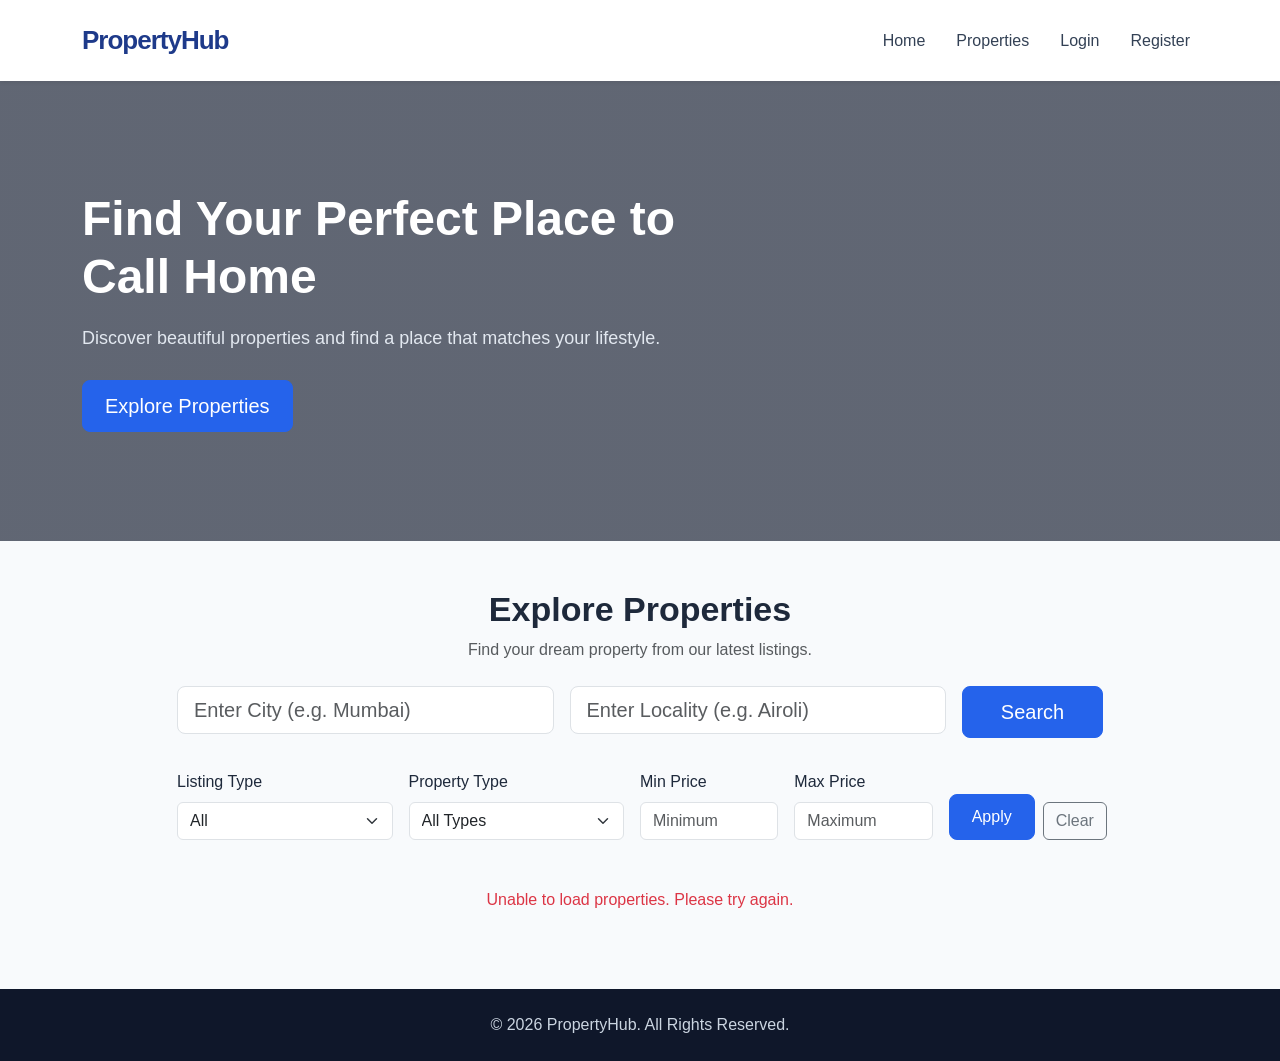
<file: propertyportal/src/main/resources/static/index.html>
<!DOCTYPE html>
<html lang="en">

<head>
    <meta charset="UTF-8">
    <meta name="viewport" content="width=device-width, initial-scale=1.0">

    <title>PropertyHub | Find Your Dream Home</title>

    <!-- Bootstrap CSS -->
    <link href="https://cdn.jsdelivr.net/npm/bootstrap@5.3.3/dist/css/bootstrap.min.css"
          rel="stylesheet">


    <link rel="stylesheet"
          href="https://cdn.jsdelivr.net/npm/bootstrap-icons@1.11.3/font/bootstrap-icons.min.css">
    <!-- Custom CSS -->
    <link rel="stylesheet" href="css/style.css">
</head>

<body>

<!-- Navigation Bar -->
<nav class="navbar navbar-expand-lg navbar-light bg-white shadow-sm">
    <div class="container">

        <a class="navbar-brand fw-bold" href="/">
            PropertyHub
        </a>

        <button class="navbar-toggler" type="button"
                data-bs-toggle="collapse"
                data-bs-target="#navbarMenu">

            <span class="navbar-toggler-icon"></span>

        </button>

        <div class="collapse navbar-collapse" id="navbarMenu">

            <ul class="navbar-nav ms-auto align-items-lg-center">

                <li class="nav-item">
                    <a class="nav-link" href="/">Home</a>
                </li>

                <li class="nav-item">
                    <a class="nav-link" href="#properties">Properties</a>
                </li>

                <!-- Visible when user is logged out -->
                <li class="nav-item" id="loginNav">
                    <a class="nav-link" href="login.html">Login</a>
                </li>

                <li class="nav-item" id="registerNav">
                    <a class="nav-link" href="register.html">Register</a>
                </li>

                <!-- Visible when user is logged in -->
                <li class="nav-item dropdown" id="userNav"
                    style="display: none;">

                    <a class="nav-link dropdown-toggle fw-semibold"
                       href="#"
                       id="userDropdown"
                       role="button"
                       data-bs-toggle="dropdown"
                       aria-expanded="false">

                        Welcome, <span id="navbarUserName">User</span>

                    </a>

                    <ul class="dropdown-menu dropdown-menu-end">

                        <li>
                            <span class="dropdown-item-text"
                                  id="navbarUserEmail">
                                user@example.com
                            </span>
                        </li>

                        <li><hr class="dropdown-divider"></li>

                        <li>
                            <a class="dropdown-item" href="my-account.html">
                                My Account
                            </a>
                        </li>

                        <li>
                            <button class="dropdown-item text-danger"
                                    id="logoutButton">
                                Logout
                            </button>
                        </li>

                    </ul>

                </li>



            </ul>

        </div>
    </div>
</nav>

<!-- Hero Section -->
<section class="hero-section">

    <div class="container">

        <div class="hero-content">

            <h1>Find Your Perfect Place to Call Home</h1>

            <p>
                Discover beautiful properties and find a place
                that matches your lifestyle.
            </p>

            <a href="#properties" class="btn btn-primary btn-lg">
                Explore Properties
            </a>

        </div>

    </div>

</section>

<!-- Property Section -->
<section class="container my-5" id="properties">

    <div class="text-center mb-4">

        <h2>Explore Properties</h2>

        <p class="text-muted">
            Find your dream property from our latest listings.
        </p>

    </div>

    <!-- Property Search Bar -->
    <div class="row justify-content-center mb-5">

        <div class="col-lg-10">

            <form id="propertySearchForm" class="row g-3">

                <div class="col-md-5">
                    <input
                            type="text"
                            id="citySearch"
                            class="form-control form-control-lg"
                            placeholder="Enter City (e.g. Mumbai)">
                </div>

                <div class="col-md-5">
                    <input
                            type="text"
                            id="localitySearch"
                            class="form-control form-control-lg"
                            placeholder="Enter Locality (e.g. Airoli)">
                </div>

                <div class="col-md-2 d-grid">
                    <button
                            type="submit"
                            class="btn btn-primary btn-lg">
                        Search
                    </button>
                </div>

                <!-- Property Filters -->
                <div class="row g-3 mt-3" id="propertyFilters">

                    <div class="col-md-3">
                        <label for="listingTypeFilter" class="form-label">
                            Listing Type
                        </label>

                        <select id="listingTypeFilter" class="form-select">
                            <option value="">All</option>
                            <option value="SALE">Sale</option>
                            <option value="RENT">Rent</option>
                        </select>
                    </div>

                    <div class="col-md-3">
                        <label for="propertyTypeFilter" class="form-label">
                            Property Type
                        </label>

                        <select id="propertyTypeFilter" class="form-select">
                            <option value="">All Types</option>
                            <option value="FLAT">Flat</option>
                            <option value="HOUSE">House</option>
                            <option value="VILLA">Villa</option>
                            <option value="PLOT">Plot</option>
                        </select>
                    </div>

                    <div class="col-md-2">
                        <label for="minPriceFilter" class="form-label">
                            Min Price
                        </label>

                        <input
                                type="number"
                                id="minPriceFilter"
                                class="form-control"
                                placeholder="Minimum">
                    </div>

                    <div class="col-md-2">
                        <label for="maxPriceFilter" class="form-label">
                            Max Price
                        </label>

                        <input
                                type="number"
                                id="maxPriceFilter"
                                class="form-control"
                                placeholder="Maximum">
                    </div>

                    <div class="col-md-2 d-flex align-items-end gap-2">
                        <button
                                type="button"
                                id="applyFilters"
                                class="btn btn-primary">
                            Apply
                        </button>

                        <button
                                type="button"
                                id="clearFilters"
                                class="btn btn-outline-secondary">
                            Clear
                        </button>
                    </div>

                </div>

            </form>

        </div>

    </div>

    <!-- Property Cards -->
    <div id="propertyList" class="row g-4">

        <!-- Properties will load here from backend -->

    </div>

</section>

<!-- Footer -->
<footer class="text-center py-4">

    <p class="mb-0">
        © 2026 PropertyHub. All Rights Reserved.
    </p>

</footer>

<!-- Bootstrap JavaScript -->
<script src="https://cdn.jsdelivr.net/npm/bootstrap@5.3.3/dist/js/bootstrap.bundle.min.js">
</script>

<!-- Custom JavaScript -->
<script src="js/app.js"></script>

<!-- Property Details Modal -->
<div class="modal fade" id="propertyDetailsModal" tabindex="-1"
     aria-labelledby="propertyDetailsTitle" aria-hidden="true">

    <div class="modal-dialog modal-lg modal-dialog-centered">
        <div class="modal-content">

            <div class="modal-header">
                <h5 class="modal-title" id="propertyDetailsTitle">
                    Property Details
                </h5>

                <button type="button" class="btn-close"
                        data-bs-dismiss="modal"
                        aria-label="Close"></button>
            </div>

            <div class="modal-body" id="propertyDetailsContent">
                <!-- Property details will appear here -->
            </div>

        </div>
    </div>
</div>

<!-- Authentication Navbar JavaScript -->
<script src="js/auth-navbar.js"></script>

</body>

</html>
</file>
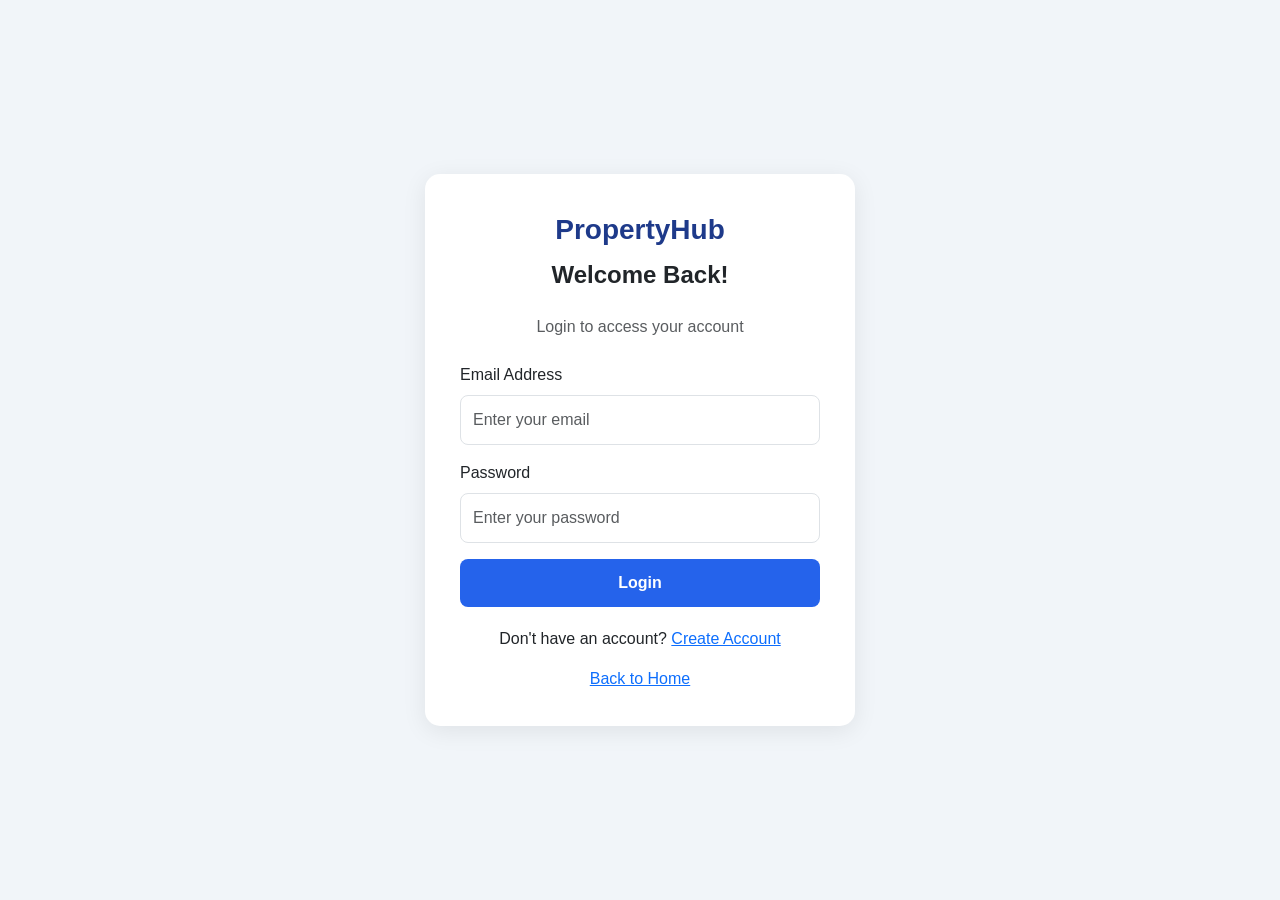
<file: propertyportal/src/main/resources/static/add-property.html>
<!DOCTYPE html>
<html lang="en">

<head>
  <meta charset="UTF-8">
  <meta name="viewport" content="width=device-width, initial-scale=1.0">

  <title>Add Property | PropertyHub</title>

  <link href="https://cdn.jsdelivr.net/npm/bootstrap@5.3.3/dist/css/bootstrap.min.css"
        rel="stylesheet">

  <style>
    body {
        background: #f1f5f9;
        font-family: 'Segoe UI', Arial, sans-serif;
    }

    .navbar-brand {
        color: #1e3a8a;
        font-size: 25px;
        font-weight: 700;
    }

    .form-container {
        max-width: 850px;
        margin: 40px auto;
        background: white;
        padding: 35px;
        border-radius: 12px;
        box-shadow: 0 3px 15px rgba(0,0,0,0.06);
    }

    .form-title {
        color: #1e3a8a;
        font-weight: 700;
    }

    .form-label {
        font-weight: 600;
    }

    #imagePreview {
        display: none;
        width: 220px;
        height: 160px;
        object-fit: cover;
        border-radius: 8px;
        border: 1px solid #ddd;
    }
  </style>
</head>

<body>

<nav class="navbar bg-white shadow-sm">
  <div class="container">
    <a class="navbar-brand" href="index.html">PropertyHub</a>

    <a href="seller-dashboard.html"
       class="btn btn-outline-primary btn-sm">
      Back to Dashboard
    </a>
  </div>
</nav>

<div class="container">

  <div class="form-container">

    <h2 class="form-title mb-2">Add New Property</h2>

    <p class="text-muted mb-4">
      Enter your property details and upload a property photo.
    </p>

    <form id="propertyForm">

      <!-- Property Title -->
      <div class="mb-3">
        <label class="form-label">Property Title</label>
        <input type="text"
               class="form-control"
               id="title"
               placeholder="Example: 2 BHK Luxury Flat"
               required>
      </div>

      <!-- Description -->
      <div class="mb-3">
        <label class="form-label">Description</label>
        <textarea class="form-control"
                  id="description"
                  rows="4"
                  placeholder="Describe your property..."
                  required></textarea>
      </div>

      <!-- City and Locality -->
      <div class="row">

        <div class="col-md-6 mb-3">
          <label class="form-label">City</label>
          <input type="text"
                 class="form-control"
                 id="city"
                 placeholder="Enter city"
                 required>
        </div>

        <div class="col-md-6 mb-3">
          <label class="form-label">Locality</label>
          <input type="text"
                 class="form-control"
                 id="locality"
                 placeholder="Enter locality"
                 required>
        </div>

      </div>

      <!-- Property Type and Listing Type -->
      <div class="row">

        <div class="col-md-6 mb-3">
          <label class="form-label">Property Type</label>

          <select class="form-select"
                  id="propertyType"
                  required>

            <option value="">Select Property Type</option>
            <option value="FLAT">Flat</option>
            <option value="HOUSE">House</option>
            <option value="VILLA">Villa</option>
            <option value="PLOT">Plot</option>
            <option value="COMMERCIAL">Commercial</option>

          </select>
        </div>

        <div class="col-md-6 mb-3">
          <label class="form-label">Listing Type</label>

          <select class="form-select"
                  id="listingType"
                  required>

            <option value="">Select Listing Type</option>
            <option value="SALE">For Sale</option>
            <option value="RENT">For Rent</option>

          </select>
        </div>

      </div>

      <!-- Price -->
      <div class="mb-3">
        <label class="form-label">Price (₹)</label>

        <input type="number"
               class="form-control"
               id="price"
               min="1"
               step="0.01"
               placeholder="Enter property price"
               required>
      </div>

      <!-- Image Upload -->
      <div class="mb-4">

        <label class="form-label">Upload Property Image</label>

        <input type="file"
               class="form-control"
               id="propertyImage"
               accept="image/png, image/jpeg, image/jpg, image/webp">

        <small class="text-muted">
          Select a JPG, PNG or WEBP image.
        </small>

        <div class="mt-3">
          <img id="imagePreview"
               src=""
               alt="Property Image Preview">
        </div>

      </div>

      <!-- Bedrooms, Bathrooms and Area -->
      <div class="row">

        <div class="col-md-4 mb-3">
          <label class="form-label">Bedrooms</label>

          <input type="number"
                 class="form-control"
                 id="bedrooms"
                 min="0"
                 value="0"
                 required>
        </div>

        <div class="col-md-4 mb-3">
          <label class="form-label">Bathrooms</label>

          <input type="number"
                 class="form-control"
                 id="bathrooms"
                 min="0"
                 value="0"
                 required>
        </div>

        <div class="col-md-4 mb-3">
          <label class="form-label">Area (sq. ft.)</label>

          <input type="number"
                 class="form-control"
                 id="area"
                 min="1"
                 step="0.01"
                 placeholder="Area"
                 required>
        </div>

      </div>

      <div id="message" class="mb-3"></div>

      <button type="submit"
              class="btn btn-primary w-100"
              id="submitButton">

        Submit Property

      </button>

    </form>

  </div>

</div>

<script>

  document.addEventListener("DOMContentLoaded", function () {

      // Check logged-in user
      const loggedInUser = sessionStorage.getItem("loggedInUser");

      if (!loggedInUser) {
          window.location.href = "login.html";
          return;
      }

      let user;

      try {
          user = JSON.parse(loggedInUser);
      } catch (error) {
          sessionStorage.removeItem("loggedInUser");
          window.location.href = "login.html";
          return;
      }

      // Only sellers can add properties
      if (user.role !== "SELLER") {
          alert("Only sellers can add properties.");
          window.location.href = "index.html";
          return;
      }

      const propertyForm = document.getElementById("propertyForm");
      const message = document.getElementById("message");
      const submitButton = document.getElementById("submitButton");

      const propertyImage = document.getElementById("propertyImage");
      const imagePreview = document.getElementById("imagePreview");

      let selectedImage = null;

      // Image selection and preview
      propertyImage.addEventListener("change", function () {

          const file = this.files[0];

          selectedImage = null;
          imagePreview.src = "";
          imagePreview.style.display = "none";

          if (!file) {
              return;
          }

          const allowedTypes = [
              "image/jpeg",
              "image/png",
              "image/webp"
          ];

          if (!allowedTypes.includes(file.type)) {
              alert("Please select a JPG, PNG or WEBP image.");
              this.value = "";
              return;
          }

          if (file.size > 5 * 1024 * 1024) {
              alert("Image size must be less than 5 MB.");
              this.value = "";
              return;
          }

          selectedImage = file;

          const imageURL = URL.createObjectURL(file);

          imagePreview.src = imageURL;
          imagePreview.style.display = "block";

      });

      // Submit property
      propertyForm.addEventListener("submit", async function (event) {

          event.preventDefault();

          const propertyData = {

              title: document.getElementById("title").value.trim(),

              description: document.getElementById("description").value.trim(),

              city: document.getElementById("city").value.trim(),

              locality: document.getElementById("locality").value.trim(),

              propertyType: document.getElementById("propertyType").value,

              listingType: document.getElementById("listingType").value,

              price: Number(document.getElementById("price").value),

              bedrooms: Number(document.getElementById("bedrooms").value),

              bathrooms: Number(document.getElementById("bathrooms").value),

              area: Number(document.getElementById("area").value),

              ownerId: user.id

          };

          try {

              submitButton.disabled = true;
              submitButton.textContent = "Submitting...";

              message.innerHTML = "";

              // First: Create property
              const response = await fetch(
                  "/api/properties",
                  {
                      method: "POST",

                      headers: {
                          "Content-Type": "application/json"
                      },

                      body: JSON.stringify(propertyData)
                  }
              );

              const data = await response.json();

              if (!response.ok) {
                  throw new Error(
                      data.message || data.error || "Unable to add property."
                  );
              }

              // Second: Upload image if selected
              if (selectedImage) {

                  submitButton.textContent = "Uploading Image...";

                  const formData = new FormData();

                  formData.append("image", selectedImage);

                  const imageResponse = await fetch(
                      "/api/properties/" + data.id + "/image",
                      {
                          method: "POST",
                          body: formData
                      }
                  );

                  if (!imageResponse.ok) {
                      throw new Error(
                          "Property was created, but image upload failed. Please check the image upload API."
                      );
                  }
              }

              message.innerHTML = `
                  <div class="alert alert-success">
                      Property added successfully!
                      ${selectedImage ? "Property image uploaded successfully!" : ""}
                      Your property is pending admin approval.
                      Redirecting to Seller Dashboard...
                  </div>
              `;

              propertyForm.reset();

              selectedImage = null;
              imagePreview.src = "";
              imagePreview.style.display = "none";

              setTimeout(function () {
                  window.location.href = "seller-dashboard.html";
              }, 2500);

          } catch (error) {

              message.innerHTML = `
                  <div class="alert alert-danger">
                      ${error.message}
                  </div>
              `;

          } finally {

              submitButton.disabled = false;
              submitButton.textContent = "Submit Property";

          }

      });

  });

</script>

</body>
</html>
</file>
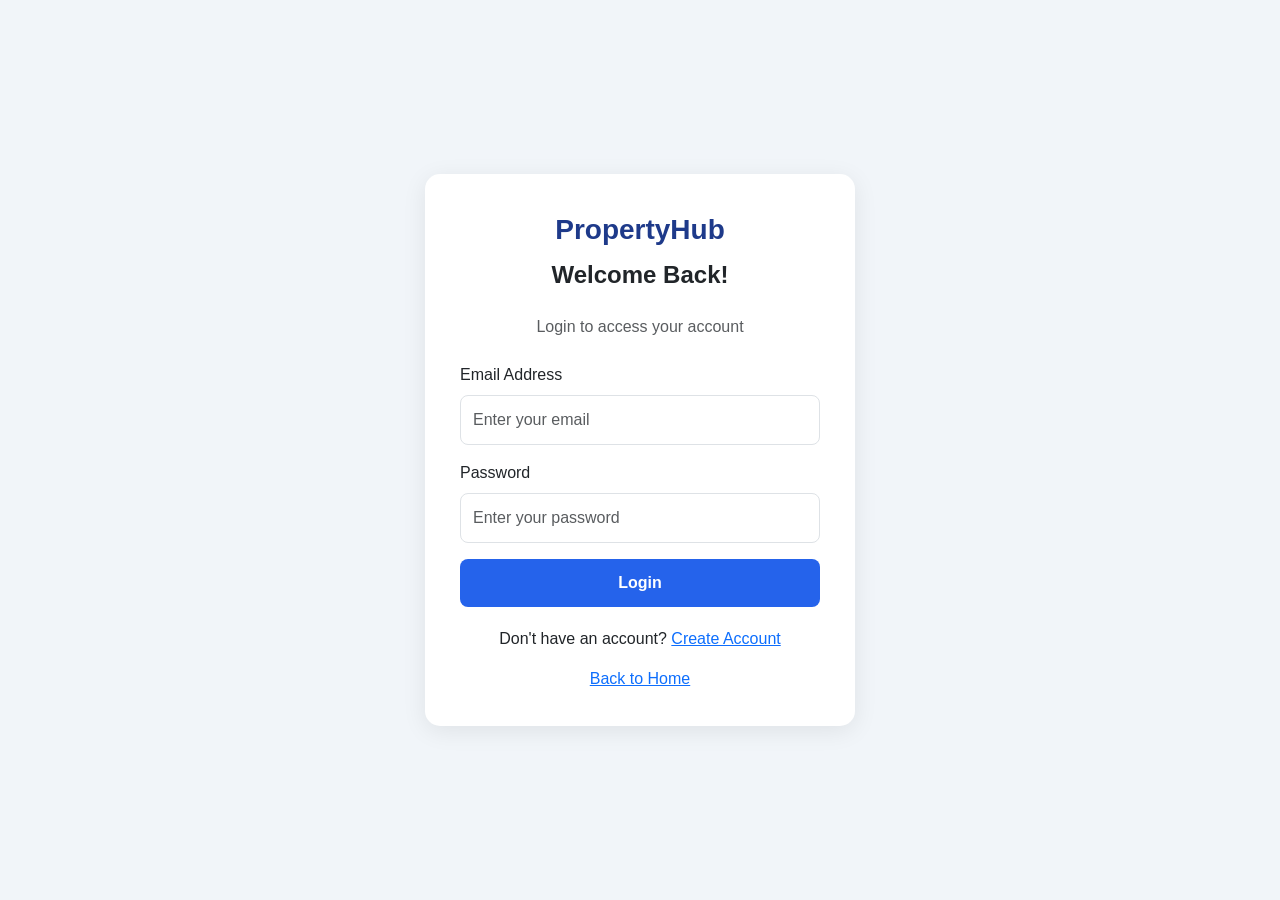
<file: propertyportal/src/main/resources/static/admin-dashboard.html>
<!DOCTYPE html>
<html lang="en">
<head>
    <meta charset="UTF-8">
    <meta name="viewport" content="width=device-width, initial-scale=1.0">
    <title>Admin Dashboard | PropertyHub</title>

    <link href="https://cdn.jsdelivr.net/npm/bootstrap@5.3.3/dist/css/bootstrap.min.css"
          rel="stylesheet">

    <style>
        body {
            background: #f1f5f9;
            font-family: 'Segoe UI', Arial, sans-serif;
        }

        .navbar {
            background: #172554;
        }

        .navbar-brand {
            color: white;
            font-weight: bold;
        }

        .dashboard-title {
            color: #172554;
            font-weight: 700;
        }

        .stat-card {
            border: none;
            border-radius: 12px;
            box-shadow: 0 3px 12px rgba(0,0,0,0.06);
        }

        .property-card {
            border: none;
            border-radius: 12px;
            overflow: hidden;
            box-shadow: 0 3px 12px rgba(0,0,0,0.07);
        }

        .property-image {
            width: 100%;
            height: 220px;
            object-fit: cover;
            background: #e2e8f0;
        }

        .status-badge {
            padding: 6px 12px;
            border-radius: 20px;
            font-size: 12px;
            font-weight: 600;
        }

        .pending-badge {
            background: #fef3c7;
            color: #92400e;
        }

        .approved-badge {
            background: #dcfce7;
            color: #166534;
        }

        .rejected-badge {
            background: #fee2e2;
            color: #991b1b;
        }

        .btn-approve {
            background: #15803d;
            color: white;
        }

        .btn-approve:hover {
            background: #166534;
            color: white;
        }

        .btn-reject {
            background: #dc2626;
            color: white;
        }

        .btn-reject:hover {
            background: #b91c1c;
            color: white;
        }

        .section-heading {
            color: #172554;
            font-weight: 700;
        }

        .nav-pills .nav-link {
            color: #172554;
            font-weight: 600;
        }

        .nav-pills .nav-link.active {
            background: #172554;
            color: white;
        }
    </style>
</head>

<body>

<nav class="navbar navbar-expand-lg">
    <div class="container">
        <a class="navbar-brand" href="index.html">PropertyHub | Admin</a>

        <div class="d-flex align-items-center gap-3">
            <span class="text-white" id="adminName">Admin</span>
            <button class="btn btn-outline-light btn-sm" onclick="logout()">
                Logout
            </button>
        </div>
    </div>
</nav>

<div class="container py-4">

    <div class="mb-4">
        <h2 class="dashboard-title">Admin Dashboard</h2>
        <p class="text-muted">Manage and review all property listings.</p>
    </div>

    <!-- Dashboard Statistics -->
    <div class="row g-3 mb-4">

        <div class="col-md-4">
            <div class="card stat-card p-3">
                <h6 class="text-muted">Pending Properties</h6>
                <h2 class="text-warning mb-0" id="pendingCount">0</h2>
            </div>
        </div>

        <div class="col-md-4">
            <div class="card stat-card p-3">
                <h6 class="text-muted">Approved Properties</h6>
                <h2 class="text-success mb-0" id="approvedCount">0</h2>
            </div>
        </div>

        <div class="col-md-4">
            <div class="card stat-card p-3">
                <h6 class="text-muted">Rejected Properties</h6>
                <h2 class="text-danger mb-0" id="rejectedCount">0</h2>
            </div>
        </div>

    </div>

    <!-- Property Sections -->
    <ul class="nav nav-pills mb-4 gap-2" id="propertyTabs">

        <li class="nav-item">
            <button class="nav-link active"
                    data-bs-toggle="pill"
                    data-bs-target="#pendingSection">
                Pending
            </button>
        </li>

        <li class="nav-item">
            <button class="nav-link"
                    data-bs-toggle="pill"
                    data-bs-target="#approvedSection">
                Approved
            </button>
        </li>

        <li class="nav-item">
            <button class="nav-link"
                    data-bs-toggle="pill"
                    data-bs-target="#rejectedSection">
                Rejected
            </button>
        </li>

    </ul>

    <div class="tab-content">

        <!-- Pending Properties -->
        <div class="tab-pane fade show active" id="pendingSection">

            <div class="d-flex justify-content-between align-items-center mb-3">
                <h4 class="section-heading">Pending Property Approvals</h4>

                <button class="btn btn-primary btn-sm"
                        onclick="loadAllProperties()">
                    Refresh
                </button>
            </div>

            <div class="row g-4" id="pendingContainer">
                <div class="col-12 text-center text-muted">
                    Loading properties...
                </div>
            </div>

        </div>

        <!-- Approved Properties -->
        <div class="tab-pane fade" id="approvedSection">

            <div class="d-flex justify-content-between align-items-center mb-3">
                <h4 class="section-heading">Approved Properties</h4>

                <button class="btn btn-primary btn-sm"
                        onclick="loadAllProperties()">
                    Refresh
                </button>
            </div>

            <div class="row g-4" id="approvedContainer"></div>

        </div>

        <!-- Rejected Properties -->
        <div class="tab-pane fade" id="rejectedSection">

            <div class="d-flex justify-content-between align-items-center mb-3">
                <h4 class="section-heading">Rejected Properties</h4>

                <button class="btn btn-primary btn-sm"
                        onclick="loadAllProperties()">
                    Refresh
                </button>
            </div>

            <div class="row g-4" id="rejectedContainer"></div>

        </div>

    </div>

</div>

<script src="https://cdn.jsdelivr.net/npm/bootstrap@5.3.3/dist/js/bootstrap.bundle.min.js"></script>

<script>

    // Admin login check
    const loggedInUser = JSON.parse(
        sessionStorage.getItem("loggedInUser")
    );

    if (!loggedInUser || loggedInUser.role !== "ADMIN") {

        alert("Access denied! Admin login required.");
        window.location.href = "login.html";

    } else {

        document.getElementById("adminName").textContent =
            loggedInUser.fullName || "Admin";

        loadAllProperties();
    }

    // Logout
    function logout() {

        sessionStorage.removeItem("loggedInUser");
        window.location.href = "login.html";
    }

    // Load all three property categories
    async function loadAllProperties() {

        try {

            const [pendingResponse, approvedResponse, rejectedResponse] =
                await Promise.all([

                    fetch("/api/admin/properties/pending"),
                    fetch("/api/admin/properties/approved"),
                    fetch("/api/admin/properties/rejected")

                ]);

            if (!pendingResponse.ok ||
                !approvedResponse.ok ||
                !rejectedResponse.ok) {

                throw new Error("Unable to load property information.");
            }

            const pending = await pendingResponse.json();
            const approved = await approvedResponse.json();
            const rejected = await rejectedResponse.json();

            // Update statistics
            document.getElementById("pendingCount").textContent =
                pending.length;

            document.getElementById("approvedCount").textContent =
                approved.length;

            document.getElementById("rejectedCount").textContent =
                rejected.length;

            // Display property cards
            displayProperties(pending, "pendingContainer", "PENDING");
            displayProperties(approved, "approvedContainer", "APPROVED");
            displayProperties(rejected, "rejectedContainer", "REJECTED");

        } catch (error) {

            document.getElementById("pendingContainer").innerHTML =
                `<div class="col-12">
                    <div class="alert alert-danger">
                        ${escapeHTML(error.message)}
                        <button class="btn btn-sm btn-danger ms-2"
                                onclick="loadAllProperties()">
                            Retry
                        </button>
                    </div>
                </div>`;
        }
    }

    // Display property cards
    function displayProperties(properties, containerId, status) {

        const container = document.getElementById(containerId);

        if (properties.length === 0) {

            container.innerHTML = `
                <div class="col-12">
                    <div class="alert alert-light text-center">
                        No ${status.toLowerCase()} properties available.
                    </div>
                </div>`;

            return;
        }

        container.innerHTML = "";

        properties.forEach(property => {

            const image = property.imageUrl ||
                "https://placehold.co/600x400?text=No+Image";

            let badgeClass = "pending-badge";

            if (status === "APPROVED") {
                badgeClass = "approved-badge";
            } else if (status === "REJECTED") {
                badgeClass = "rejected-badge";
            }

            const card = document.createElement("div");

            card.className = "col-lg-4 col-md-6";

            card.innerHTML = `
                <div class="card property-card h-100">

                    <img src="${escapeHTML(image)}"
                         class="property-image"
                         alt="Property image"
                         onerror="this.src='https://placehold.co/600x400?text=No+Image'">

                    <div class="card-body">

                        <div class="d-flex justify-content-between mb-2">

                            <span class="status-badge ${badgeClass}">
                                ${status}
                            </span>

                            <small class="text-muted">
                                ID: ${property.id}
                            </small>

                        </div>

                        <h5 class="fw-bold">
                            ${escapeHTML(property.title)}
                        </h5>

                        <p class="text-muted">
                            ${escapeHTML(property.description || "")}
                        </p>

                        <h5 class="text-primary">
                            ₹${Number(property.price || 0).toLocaleString("en-IN")}
                        </h5>

                        <hr>

                        <p class="mb-1">
                            <strong>Location:</strong>
                            ${escapeHTML(property.locality || "")},
                            ${escapeHTML(property.city || "")}
                        </p>

                        <p class="mb-1">
                            <strong>Property Type:</strong>
                            ${escapeHTML(property.propertyType || "")}
                        </p>

                        <p class="mb-1">
                            <strong>Listing Type:</strong>
                            ${escapeHTML(property.listingType || "")}
                        </p>

                        <p class="mb-1">
                            <strong>Bedrooms:</strong>
                            ${property.bedrooms ?? "N/A"}
                        </p>

                        <p class="mb-1">
                            <strong>Bathrooms:</strong>
                            ${property.bathrooms ?? "N/A"}
                        </p>

                        <p class="mb-1">
                            <strong>Area:</strong>
                            ${property.area ?? "N/A"} sq.ft.
                        </p>

                        <p class="mb-3">
                            <strong>Owner:</strong>
                            ${escapeHTML(property.ownerName || "N/A")}
                        </p>

                        ${status === "PENDING" ? `
                            <div class="d-flex gap-2">

                                <button class="btn btn-approve flex-fill"
                                        onclick="approveProperty(${property.id})">
                                    Approve
                                </button>

                                <button class="btn btn-reject flex-fill"
                                        onclick="rejectProperty(${property.id})">
                                    Reject
                                </button>

                            </div>
                        ` : ""}

                    </div>
                </div>
            `;

            container.appendChild(card);
        });
    }

    // Approve property
    async function approveProperty(id) {

        if (!confirm("Are you sure you want to approve this property?")) {
            return;
        }

        await updatePropertyStatus(id, "approve");
    }

    // Reject property
    async function rejectProperty(id) {

        if (!confirm("Are you sure you want to reject this property?")) {
            return;
        }

        await updatePropertyStatus(id, "reject");
    }

    // Update property status
    async function updatePropertyStatus(id, action) {

        try {

            const response = await fetch(
                `/api/admin/properties/${id}/${action}`,
                {
                    method: "PUT"
                }
            );

            if (!response.ok) {
                throw new Error("Unable to update property status.");
            }

            alert(`Property ${action}d successfully!`);

            await loadAllProperties();

        } catch (error) {

            alert(error.message);
        }
    }

    // Escape HTML values
    function escapeHTML(value) {

        return String(value).replace(/[&<>"']/g, char => ({
            "&": "&amp;",
            "<": "&lt;",
            ">": "&gt;",
            '"': "&quot;",
            "'": "&#39;"
        })[char]);
    }

</script>

</body>
</html>
</file>
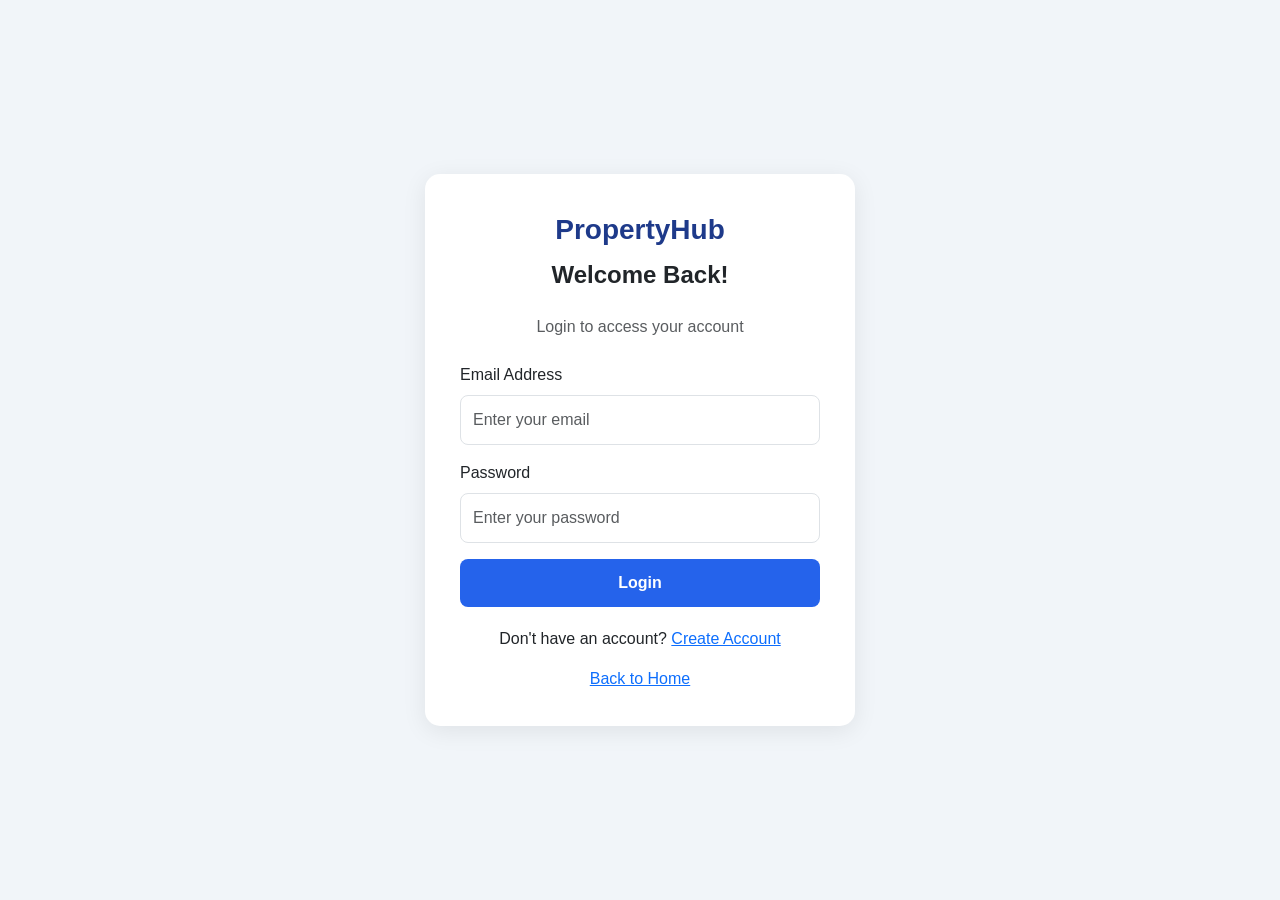
<file: propertyportal/src/main/resources/static/login.html>
<!DOCTYPE html>
<html lang="en">
<head>
    <meta charset="UTF-8">
    <meta name="viewport" content="width=device-width, initial-scale=1.0">

    <title>Login | PropertyHub</title>

    <link href="https://cdn.jsdelivr.net/npm/bootstrap@5.3.3/dist/css/bootstrap.min.css"
          rel="stylesheet">

    <style>
        body {
            background: #f1f5f9;
            font-family: 'Segoe UI', Arial, sans-serif;
            min-height: 100vh;
            display: flex;
            align-items: center;
            justify-content: center;
        }

        .login-card {
            background: white;
            width: 100%;
            max-width: 430px;
            padding: 35px;
            border-radius: 15px;
            box-shadow: 0 5px 25px rgba(0,0,0,0.08);
        }

        .brand {
            color: #1e3a8a;
            font-size: 28px;
            font-weight: 700;
            text-align: center;
            margin-bottom: 10px;
        }

        .login-title {
            text-align: center;
            font-weight: 600;
            margin-bottom: 25px;
        }

        .form-control {
            padding: 12px;
            border-radius: 8px;
        }

        .btn-login {
            width: 100%;
            padding: 12px;
            background: #2563eb;
            color: white;
            border: none;
            border-radius: 8px;
            font-weight: 600;
        }

        .btn-login:hover {
            background: #1d4ed8;
        }

        .back-link {
            text-align: center;
            margin-top: 20px;
        }
    </style>
</head>

<body>

<div class="login-card">

    <div class="brand">PropertyHub</div>

    <h4 class="login-title">Welcome Back!</h4>

    <p class="text-muted text-center mb-4">
        Login to access your account
    </p>

    <form id="loginForm">

        <div class="mb-3">
            <label class="form-label">Email Address</label>

            <input type="email"
                   id="email"
                   class="form-control"
                   placeholder="Enter your email"
                   required>
        </div>

        <div class="mb-3">
            <label class="form-label">Password</label>

            <input type="password"
                   id="password"
                   class="form-control"
                   placeholder="Enter your password"
                   required>
        </div>

        <div id="message" class="mb-3"></div>

        <button type="submit" class="btn-login" id="loginButton">
            Login
        </button>

    </form>

    <div class="back-link">
        <p>Don't have an account?
            <a href="register.html">Create Account</a>
        </p>

        <a href="index.html">Back to Home</a>
    </div>

</div>

</body>
<script src="js/login.js"></script>
</html>
</file>
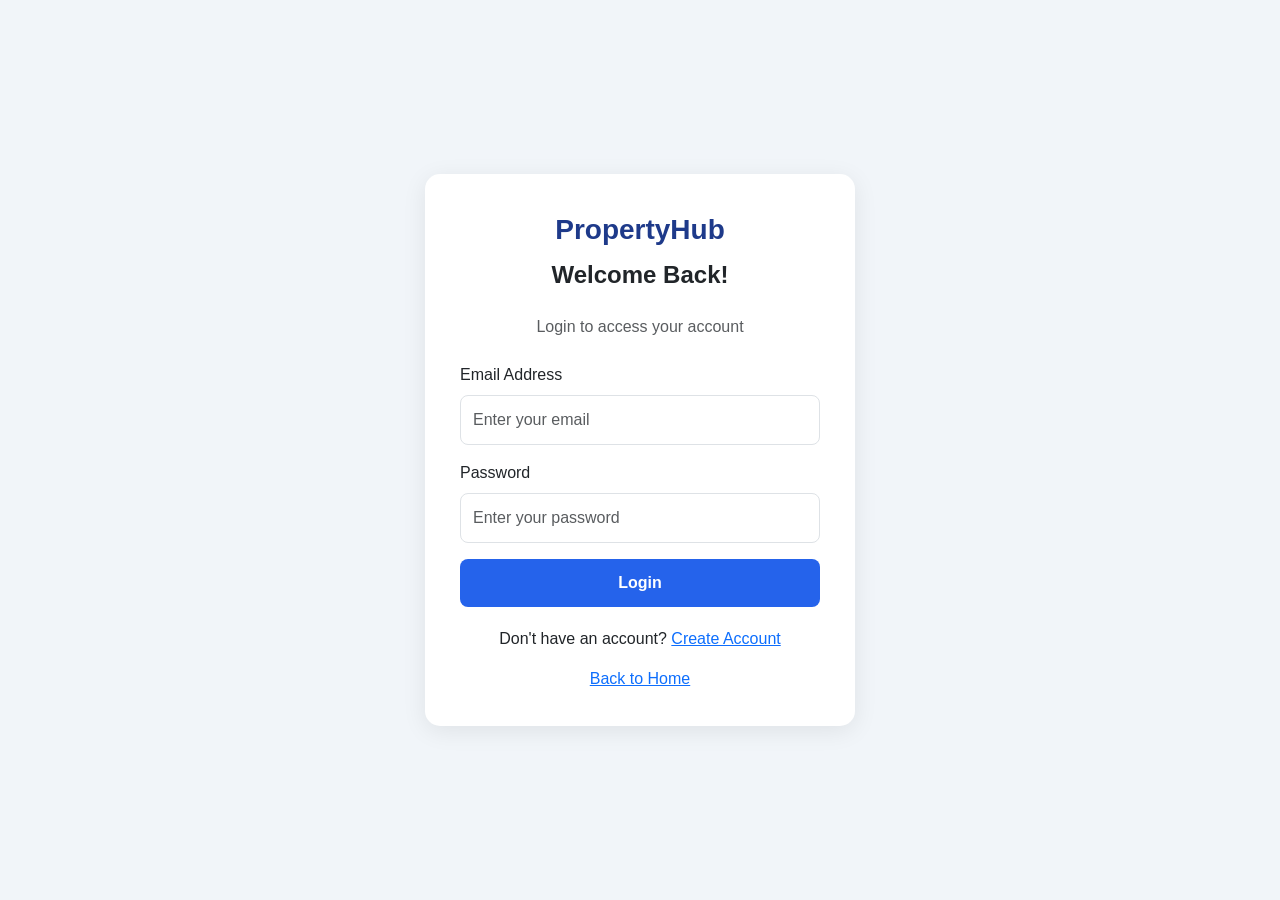
<file: propertyportal/src/main/resources/static/my-account.html>
<!DOCTYPE html>
<html lang="en">

<head>
    <meta charset="UTF-8">
    <meta name="viewport" content="width=device-width, initial-scale=1.0">

    <title>My Account | PropertyHub</title>

    <link href="https://cdn.jsdelivr.net/npm/bootstrap@5.3.3/dist/css/bootstrap.min.css"
          rel="stylesheet">

    <style>
        body {
            background: #f1f5f9;
            font-family: 'Segoe UI', Arial, sans-serif;
        }

        .account-card {
            max-width: 550px;
            margin: 70px auto;
            padding: 35px;
            background: white;
            border-radius: 15px;
            box-shadow: 0 5px 25px rgba(0,0,0,0.08);
        }

        .account-title {
            color: #1e3a8a;
            font-weight: 700;
            text-align: center;
            margin-bottom: 25px;
        }

        .profile-item {
            padding: 15px 0;
            border-bottom: 1px solid #e2e8f0;
        }

        .profile-label {
            color: #64748b;
            font-size: 14px;
        }

        .profile-value {
            color: #1e293b;
            font-weight: 600;
            margin-top: 5px;
        }
    </style>
</head>

<body>

<nav class="navbar navbar-light bg-white shadow-sm">
    <div class="container">
        <a class="navbar-brand fw-bold" href="index.html">
            PropertyHub
        </a>

        <a href="index.html" class="btn btn-outline-primary">
            Back to Home
        </a>
    </div>
</nav>

<div class="container">

    <div class="account-card">

        <h2 class="account-title">My Account</h2>

        <div class="text-center mb-4">
            <h5>Welcome, <span id="profileName">User</span>!</h5>
            <p class="text-muted">
                Your account information
            </p>
        </div>

        <div class="profile-item">
            <div class="profile-label">Full Name</div>
            <div class="profile-value" id="fullName">-</div>
        </div>

        <div class="profile-item">
            <div class="profile-label">Email Address</div>
            <div class="profile-value" id="email">-</div>
        </div>

        <div class="profile-item">
            <div class="profile-label">Phone Number</div>
            <div class="profile-value" id="phone">-</div>
        </div>

        <div class="profile-item">
            <div class="profile-label">Account Role</div>
            <div class="profile-value" id="role">-</div>
        </div>

        <div class="d-grid gap-2 mt-4">

            <a href="index.html"
               class="btn btn-primary">
                Go to Homepage
            </a>

            <button class="btn btn-outline-danger"
                    id="logoutButton">
                Logout
            </button>

        </div>

    </div>

</div>

<script>

    document.addEventListener("DOMContentLoaded", function () {

        const loggedInUser = sessionStorage.getItem("loggedInUser");

        if (!loggedInUser) {
            window.location.href = "login.html";
            return;
        }

        const user = JSON.parse(loggedInUser);

        const name = user.fullName || user.name || "User";

        document.getElementById("profileName").textContent = name;
        document.getElementById("fullName").textContent = name;
        document.getElementById("email").textContent = user.email || "Not available";
        document.getElementById("phone").textContent =
            user.phone || user.phoneNumber || "Not available";
        document.getElementById("role").textContent =
            user.role || "Not available";

        document.getElementById("logoutButton")
            .addEventListener("click", function () {

                sessionStorage.removeItem("loggedInUser");

                window.location.href = "login.html";

            });

    });

</script>

</body>
</html>
</file>
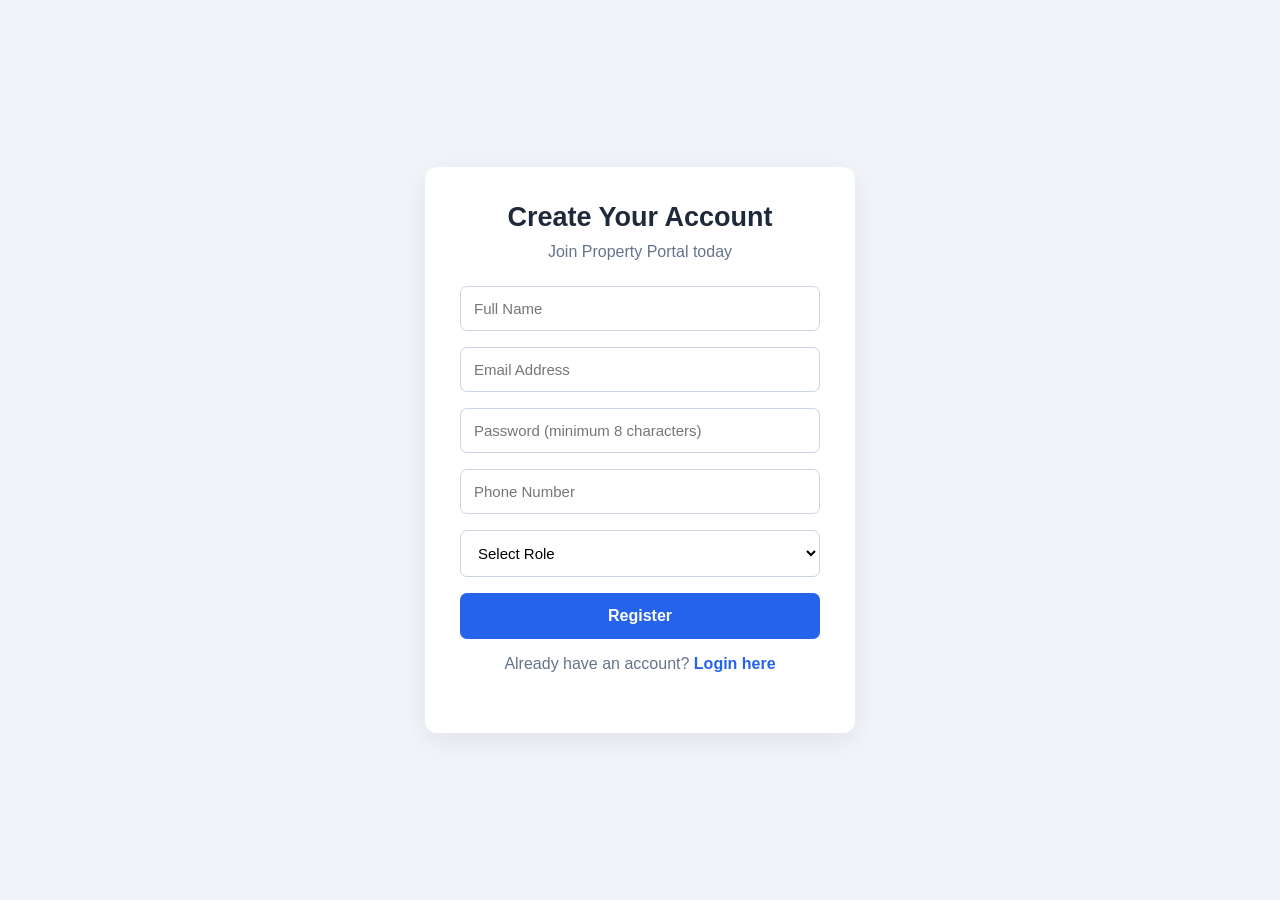
<file: propertyportal/src/main/resources/static/register.html>
<!DOCTYPE html>
<html lang="en">
<head>
    <meta charset="UTF-8">
    <meta name="viewport" content="width=device-width, initial-scale=1.0">
    <title>Register - Property Portal</title>
    <link rel="stylesheet" href="css/register.css">
</head>
<body>

<div class="register-container">
    <h2>Create Your Account</h2>
    <p>Join Property Portal today</p>

    <form id="registerForm">

        <input type="text" id="fullName"
               placeholder="Full Name" required>

        <input type="email" id="email"
               placeholder="Email Address" required>

        <input type="password" id="password"
               placeholder="Password (minimum 8 characters)"
               minlength="8" required>

        <input type="tel" id="phoneNumber"
               placeholder="Phone Number" required>

        <select id="role" required>
            <option value="">Select Role</option>
            <option value="BUYER">Buyer</option>
            <option value="SELLER">Seller</option>
            <option value="AGENT">Agent</option>
            <option value="RENTER">Renter</option>
        </select>

        <button type="submit">Register</button>

        <p id="message"></p>

    </form>

    <p>Already have an account?
        <a href="login.html">Login here</a>
    </p>
</div>

<script src="js/register.js"></script>

</body>
</html>
</file>
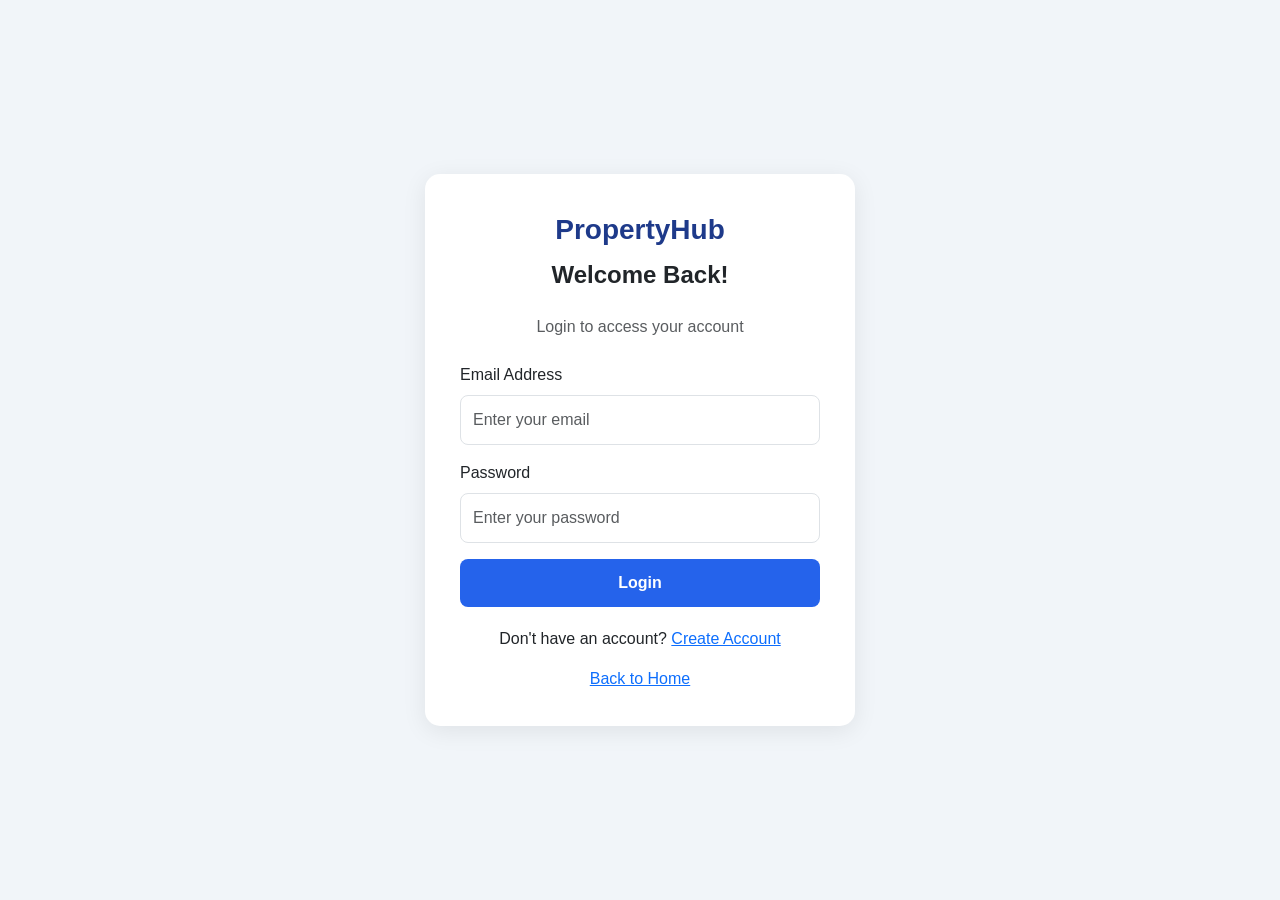
<file: propertyportal/src/main/resources/static/seller-dashboard.html>
<!DOCTYPE html>
<html lang="en">

<head>
    <meta charset="UTF-8">
    <meta name="viewport" content="width=device-width, initial-scale=1.0">

    <title>Seller Dashboard | PropertyHub</title>

    <link href="https://cdn.jsdelivr.net/npm/bootstrap@5.3.3/dist/css/bootstrap.min.css"
          rel="stylesheet">

    <style>
        body {
            background: #f1f5f9;
            font-family: 'Segoe UI', Arial, sans-serif;
            color: #1e293b;
        }

        .navbar-brand {
            color: #1e3a8a;
            font-size: 25px;
            font-weight: 700;
        }

        .dashboard-header {
            background: linear-gradient(135deg, #1e3a8a, #2563eb);
            color: white;
            padding: 35px;
            border-radius: 12px;
            margin-top: 30px;
        }

        .dashboard-card {
            background: white;
            padding: 25px;
            border-radius: 12px;
            box-shadow: 0 3px 15px rgba(0,0,0,0.06);
            height: 100%;
        }

        .dashboard-card h3 {
            color: #1e3a8a;
            font-weight: 700;
        }

        .section-card {
            background: white;
            padding: 25px;
            border-radius: 12px;
            margin-top: 25px;
            box-shadow: 0 3px 15px rgba(0,0,0,0.06);
        }

        .property-card {
            border: 1px solid #e2e8f0;
            border-radius: 12px;
            overflow: hidden;
            height: 100%;
            background: white;
        }

        .property-image {
            width: 100%;
            height: 220px;
            object-fit: cover;
            background: #e2e8f0;
        }

        .property-details {
            padding: 20px;
        }

        .property-price {
            color: #1e3a8a;
            font-size: 21px;
            font-weight: 700;
        }

        .status-badge {
            display: inline-block;
            padding: 6px 12px;
            border-radius: 20px;
            font-size: 12px;
            font-weight: 700;
        }

        .status-pending {
            background: #fef3c7;
            color: #92400e;
        }

        .status-approved {
            background: #dcfce7;
            color: #166534;
        }

        .status-rejected {
            background: #fee2e2;
            color: #991b1b;
        }

        .detail-row {
            margin-bottom: 9px;
            font-size: 14px;
        }

        .detail-label {
            font-weight: 600;
            color: #475569;
        }
    </style>

</head>

<body>

<!-- Navbar -->
<nav class="navbar navbar-expand-lg bg-white shadow-sm">
    <div class="container">

        <a class="navbar-brand" href="index.html">
            PropertyHub
        </a>

        <div class="ms-auto d-flex align-items-center gap-3">

            <span class="fw-semibold">
                Welcome, <span id="sellerName">Seller</span>
            </span>

            <a href="index.html" class="btn btn-outline-primary btn-sm">
                Home
            </a>

            <button class="btn btn-outline-danger btn-sm" id="logoutButton">
                Logout
            </button>

        </div>
    </div>
</nav>

<div class="container pb-5">

    <!-- Dashboard Header -->
    <div class="dashboard-header">

        <h2>Seller Dashboard</h2>

        <p class="mb-0">
            Manage your property listings easily with PropertyHub.
        </p>

    </div>

    <!-- Dashboard Statistics -->
    <div class="row g-4 mt-2">

        <div class="col-md-4">
            <div class="dashboard-card">
                <h3 id="totalProperties">0</h3>
                <p class="text-muted mb-0">Total Properties</p>
            </div>
        </div>

        <div class="col-md-4">
            <div class="dashboard-card">
                <h3 id="saleProperties">0</h3>
                <p class="text-muted mb-0">Properties for Sale</p>
            </div>
        </div>

        <div class="col-md-4">
            <div class="dashboard-card">
                <h3 id="rentProperties">0</h3>
                <p class="text-muted mb-0">Properties for Rent</p>
            </div>
        </div>

    </div>

    <!-- Add Property Section -->
    <div class="section-card">

        <div class="d-flex justify-content-between align-items-center flex-wrap gap-3">

            <div>
                <h4 class="fw-bold">Manage Properties</h4>
                <p class="text-muted mb-0">
                    Add and manage your property listings.
                </p>
            </div>

            <a href="add-property.html" class="btn btn-primary">
                + Add New Property
            </a>

        </div>

    </div>

    <!-- My Properties -->
    <div class="section-card">

        <h4 class="fw-bold mb-3">My Properties</h4>

        <div id="propertyList" class="text-muted text-center py-4">
            Loading your properties...
        </div>

    </div>

</div>

<script src="https://cdn.jsdelivr.net/npm/bootstrap@5.3.3/dist/js/bootstrap.bundle.min.js"></script>

<script>

    document.addEventListener("DOMContentLoaded", function () {

        const loggedInUser = sessionStorage.getItem("loggedInUser");

        if (!loggedInUser) {
            window.location.href = "login.html";
            return;
        }

        let user;

        try {
            user = JSON.parse(loggedInUser);
        } catch (error) {
            alert("Invalid login session. Please log in again.");
            window.location.href = "login.html";
            return;
        }

        if (user.role !== "SELLER") {
            alert("Access denied! This page is for sellers only.");
            window.location.href = "index.html";
            return;
        }

        document.getElementById("sellerName").textContent =
            user.fullName || user.name || "Seller";

        document.getElementById("logoutButton")
            .addEventListener("click", function () {

                sessionStorage.removeItem("loggedInUser");
                window.location.href = "login.html";

            });

        // Load seller properties
        loadSellerProperties(user.id);

    });


    // Load all properties belonging to the logged-in seller
    async function loadSellerProperties(ownerId) {

        const propertyList = document.getElementById("propertyList");

        if (!ownerId) {
            propertyList.innerHTML =
                '<p class="text-danger">Seller ID not found. Please log in again.</p>';
            return;
        }

        try {

            const response = await fetch(
                "/api/properties/seller/" + encodeURIComponent(ownerId)
            );

            if (!response.ok) {
                throw new Error("Unable to fetch properties. HTTP status: " + response.status);
            }

            const properties = await response.json();

            console.log("Seller properties:", properties);

            if (!Array.isArray(properties)) {
                throw new Error("Invalid property data received from server.");
            }

            // Update dashboard statistics
            document.getElementById("totalProperties").textContent =
                properties.length;

            document.getElementById("saleProperties").textContent =
                properties.filter(property =>
                    String(property.listingType || "").toUpperCase() === "SALE"
                ).length;

            document.getElementById("rentProperties").textContent =
                properties.filter(property =>
                    String(property.listingType || "").toUpperCase() === "RENT"
                ).length;

            // Show empty message
            if (properties.length === 0) {

                propertyList.innerHTML = `
                    <div class="py-4">
                        <h5>No Properties Found</h5>
                        <p class="text-muted">
                            You have not added any properties yet.
                        </p>
                        <a href="add-property.html" class="btn btn-primary">
                            Add Your First Property
                        </a>
                    </div>
                `;

                return;
            }

            // Display all properties
            propertyList.className = "row g-4";

            propertyList.innerHTML = properties.map(property => {

                const status = String(property.approvalStatus || "PENDING").toUpperCase();

                let statusClass = "status-pending";

                if (status === "APPROVED") {
                    statusClass = "status-approved";
                } else if (status === "REJECTED") {
                    statusClass = "status-rejected";
                }

                const imageHTML = property.imageUrl
                    ? `<img src="${escapeHTML(property.imageUrl)}"
                            class="property-image"
                            alt="Property image"
                            onerror="this.onerror=null; this.src='https://placehold.co/600x400?text=Image+Not+Available';">`
                    : `<img src="https://placehold.co/600x400?text=No+Property+Image"
                            class="property-image"
                            alt="No property image">`;

                return `

                    <div class="col-lg-6 col-xl-4">

                        <div class="property-card">

                            ${imageHTML}

                            <div class="property-details">

                                <div class="d-flex justify-content-between align-items-start gap-2 mb-2">

                                    <h5 class="fw-bold mb-0">
                                        ${escapeHTML(property.title || "Untitled Property")}
                                    </h5>

                                    <span class="status-badge ${statusClass}">
                                        ${escapeHTML(status)}
                                    </span>

                                </div>

                                <p class="text-muted small">
                                    ${escapeHTML(property.description || "No description available")}
                                </p>

                                <div class="property-price mb-3">
                                    ${formatPrice(property.price)}
                                </div>

                                <hr>

                                <div class="detail-row">
                                    <span class="detail-label">Property ID:</span>
                                    ${escapeHTML(property.id)}
                                </div>

                                <div class="detail-row">
                                    <span class="detail-label">City:</span>
                                    ${escapeHTML(property.city)}
                                </div>

                                <div class="detail-row">
                                    <span class="detail-label">Locality:</span>
                                    ${escapeHTML(property.locality)}
                                </div>

                                <div class="detail-row">
                                    <span class="detail-label">Property Type:</span>
                                    ${escapeHTML(property.propertyType)}
                                </div>

                                <div class="detail-row">
                                    <span class="detail-label">Listing Type:</span>
                                    ${escapeHTML(property.listingType)}
                                </div>

                                <div class="detail-row">
                                    <span class="detail-label">Bedrooms:</span>
                                    ${escapeHTML(property.bedrooms)}
                                </div>

                                <div class="detail-row">
                                    <span class="detail-label">Bathrooms:</span>
                                    ${escapeHTML(property.bathrooms)}
                                </div>

                                <div class="detail-row">
                                    <span class="detail-label">Area:</span>
                                    ${escapeHTML(property.area)} sq. ft.
                                </div>

                                <div class="detail-row">
                                    <span class="detail-label">Owner:</span>
                                    ${escapeHTML(property.ownerName)}
                                </div>

                                <div class="detail-row">
                                    <span class="detail-label">Added On:</span>
                                    ${formatDate(property.createdAt)}
                                </div>

                            </div>

                        </div>

                    </div>

                `;

            }).join("");

        } catch (error) {

            console.error("Error loading seller properties:", error);

            propertyList.className = "text-center py-4";

            propertyList.innerHTML = `
                <p class="text-danger fw-semibold">
                    Unable to load your properties.
                </p>
                <p class="text-muted">
                    ${escapeHTML(error.message)}
                </p>
                <button class="btn btn-outline-primary"
                        onclick="location.reload()">
                    Try Again
                </button>
            `;

        }

    }


    // Format price in Indian currency
    function formatPrice(price) {

        if (price === null || price === undefined) {
            return "Price not available";
        }

        return "₹" + Number(price).toLocaleString("en-IN");

    }


    // Format date
    function formatDate(date) {

        if (!date) {
            return "Not available";
        }

        const parsedDate = new Date(date);

        if (isNaN(parsedDate.getTime())) {
            return "Not available";
        }

        return parsedDate.toLocaleDateString("en-IN");

    }


    // Escape dynamic values before displaying them in HTML
    function escapeHTML(value) {

        if (value === null || value === undefined) {
            return "N/A";
        }

        return String(value).replace(/[&<>"']/g, function (character) {

            const entities = {
                "&": "&amp;",
                "<": "&lt;",
                ">": "&gt;",
                '"': "&quot;",
                "'": "&#39;"
            };

            return entities[character];

        });

    }

</script>

</body>
</html>
</file>
<file: propertyportal/src/main/resources/static/css/style.css>
/* General Styling */
* {
    margin: 0;
    padding: 0;
    box-sizing: border-box;
}

body {
    font-family: 'Segoe UI', Arial, sans-serif;
    background-color: #f8fafc;
    color: #1e293b;
}

/* Navbar */
.navbar {
    padding: 16px 0;
}

.navbar-brand {
    font-size: 26px;
    color: #1e3a8a !important;
    letter-spacing: -1px;
}

.nav-link {
    font-weight: 500;
    margin-left: 15px;
    color: #334155;
}

.nav-link:hover {
    color: #2563eb;
}

/* Buttons */
.btn-primary {
    background-color: #2563eb;
    border-color: #2563eb;
    border-radius: 8px;
    padding: 10px 22px;
}

.btn-primary:hover {
    background-color: #1d4ed8;
    border-color: #1d4ed8;
}

/* Hero Section */
.hero-section {
    min-height: 460px;

    background:
        linear-gradient(
            rgba(15, 23, 42, 0.65),
            rgba(15, 23, 42, 0.65)
        ),
        url('https://images.unsplash.com/photo-1600596542815-ffad4c1539a9')
        center/cover no-repeat;

    display: flex;
    align-items: center;
    color: white;
}

.hero-content {
    max-width: 650px;
    padding: 70px 0;
}

.hero-content h1 {
    font-size: 48px;
    font-weight: 700;
    line-height: 1.2;
    margin-bottom: 20px;
}

.hero-content p {
    font-size: 18px;
    color: #e2e8f0;
    margin-bottom: 28px;
}

/* Property Section */
#properties {
    min-height: 350px;
}

#properties h2 {
    font-size: 34px;
    font-weight: 700;
    color: #1e293b;
}

/* Property Cards */
.property-card {
    background: white;
    border: none;
    border-radius: 14px;
    overflow: hidden;
    box-shadow: 0 4px 18px rgba(15, 23, 42, 0.07);
    transition: transform 0.3s ease,
                box-shadow 0.3s ease;
    height: 100%;
}

.property-card:hover {
    transform: translateY(-6px);
    box-shadow: 0 10px 25px rgba(15, 23, 42, 0.13);
}

.property-image {
    width: 100%;
    height: 220px;
    object-fit: cover;
}

.property-card .card-body {
    padding: 20px;
}

.property-title {
    font-size: 20px;
    font-weight: 650;
    margin-bottom: 10px;
}

.property-location {
    color: #64748b;
    font-size: 14px;
}

.property-price {
    color: #2563eb;
    font-size: 22px;
    font-weight: 700;
}

.property-details {
    display: flex;
    justify-content: space-between;
    color: #64748b;
    font-size: 14px;
    padding-top: 12px;
    border-top: 1px solid #e2e8f0;
}

/* Footer */
footer {
    background-color: #0f172a;
    color: #cbd5e1;
    margin-top: 50px;
}

/* Responsive Design */
@media (max-width: 768px) {

    .hero-section {
        min-height: 380px;
    }

    .hero-content h1 {
        font-size: 34px;
    }

    .hero-content p {
        font-size: 16px;
    }

    #properties h2 {
        font-size: 28px;
    }
}
/* Property Card Badges */
.property-badge {
    display: inline-block;
    padding: 6px 12px;
    border-radius: 20px;
    font-size: 12px;
    font-weight: 600;
    margin-right: 6px;
    margin-bottom: 10px;
}

.sale-badge {
    background-color: #e0f2fe;
    color: #0369a1;
}

.rent-badge {
    background-color: #dcfce7;
    color: #15803d;
}

.type-badge {
    background-color: #f1f5f9;
    color: #334155;
}
/* Fix Property Badge Visibility */
.property-card .card-body .property-badge {
    display: inline-block !important;
    visibility: visible !important;
    opacity: 1 !important;
    padding: 6px 12px !important;
    margin: 0 6px 12px 0 !important;
    border-radius: 20px !important;
    font-size: 12px !important;
    font-weight: 600 !important;
}

.property-card .card-body .sale-badge {
    background-color: #e0f2fe !important;
    color: #0369a1 !important;
}

.property-card .card-body .rent-badge {
    background-color: #dcfce7 !important;
    color: #15803d !important;
}

.property-card .card-body .type-badge {
    background-color: #f1f5f9 !important;
    color: #334155 !important;
}
/* Property Card Image Hover Effect */
.property-image {
    transition: transform 0.4s ease;
}

.property-card:hover .property-image {
    transform: scale(1.05);
}

/* Smooth Card Appearance */
.property-card {
    transition: transform 0.3s ease, box-shadow 0.3s ease;
}

.property-card:hover {
    transform: translateY(-5px);
    box-shadow: 0 12px 28px rgba(15, 23, 42, 0.15);
}
</file>
<file: propertyportal/src/main/resources/static/css/register.css>
* {
    margin: 0;
    padding: 0;
    box-sizing: border-box;
}

body {
    font-family: 'Segoe UI', Arial, sans-serif;
    background: #f1f5f9;
    color: #1e293b;
    min-height: 100vh;
    display: flex;
    justify-content: center;
    align-items: center;
    padding: 25px;
}

.register-container {
    background: #ffffff;
    width: 100%;
    max-width: 430px;
    padding: 35px;
    border-radius: 12px;
    box-shadow: 0 8px 30px rgba(0, 0, 0, 0.08);
}

.register-container h2 {
    text-align: center;
    font-size: 27px;
    margin-bottom: 10px;
    color: #1e293b;
}

.register-container > p {
    text-align: center;
    color: #64748b;
    margin-bottom: 25px;
}

#registerForm {
    display: flex;
    flex-direction: column;
    gap: 16px;
}

#registerForm input,
#registerForm select {
    width: 100%;
    padding: 13px;
    border: 1px solid #cbd5e1;
    border-radius: 7px;
    font-size: 15px;
    outline: none;
    background: #ffffff;
}

#registerForm input:focus,
#registerForm select:focus {
    border-color: #2563eb;
    box-shadow: 0 0 0 2px rgba(37, 99, 235, 0.1);
}

#registerForm button {
    padding: 14px;
    background: #2563eb;
    color: white;
    border: none;
    border-radius: 7px;
    font-size: 16px;
    font-weight: 600;
    cursor: pointer;
}

#registerForm button:hover {
    background: #1d4ed8;
}

#message {
    text-align: center;
    font-size: 14px;
    margin: 0;
}

.register-container a {
    color: #2563eb;
    text-decoration: none;
    font-weight: 600;
}

.register-container a:hover {
    text-decoration: underline;
}

@media (max-width: 480px) {
    .register-container {
        padding: 25px 20px;
    }
}
</file>
